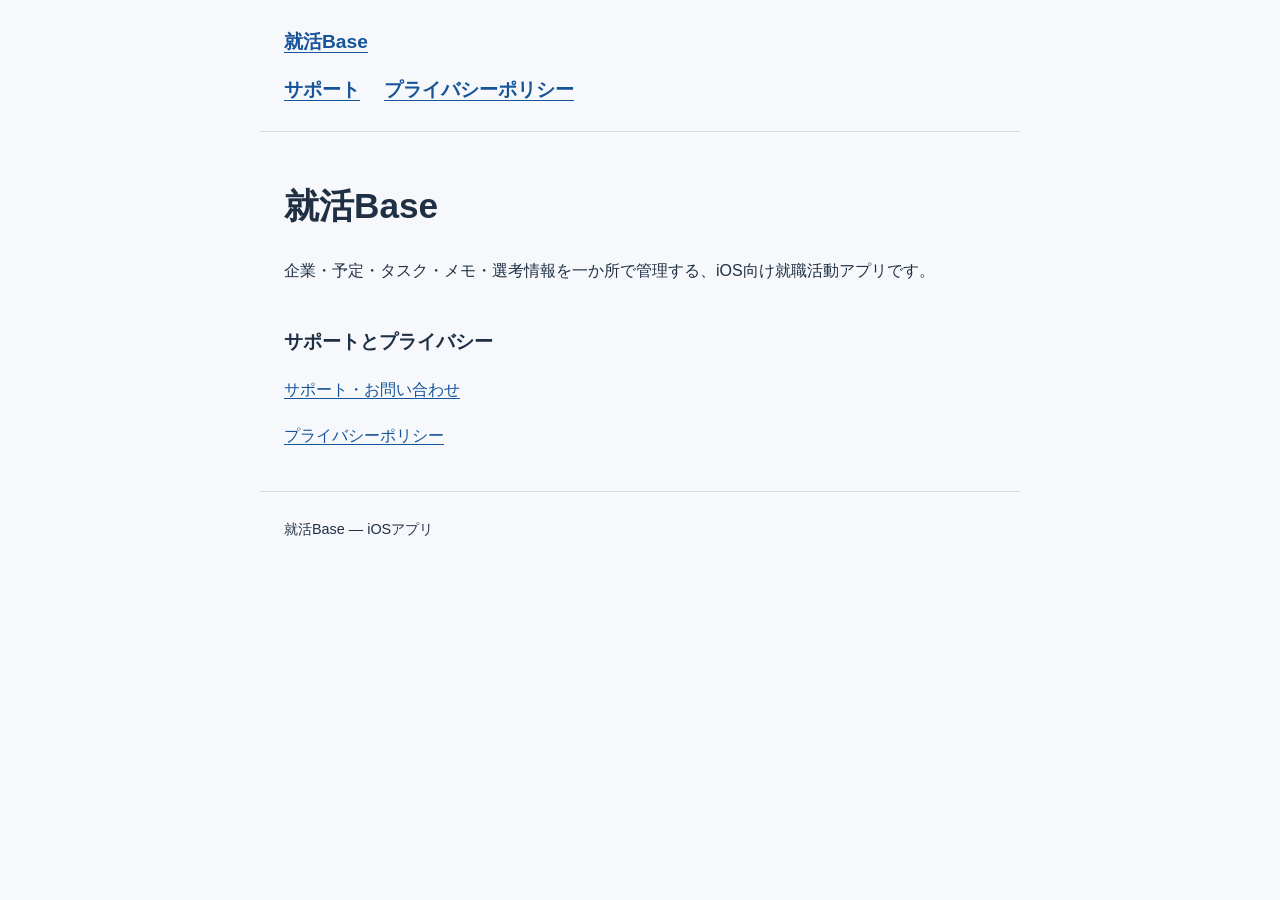
<file: index.html>
<!doctype html>
<html lang="ja"><head><meta charset="utf-8"><meta name="viewport" content="width=device-width,initial-scale=1"><meta name="referrer" content="no-referrer"><title>サポートサイト | 就活Base</title><link rel="stylesheet" href="./style.css"></head>
<body><header><a href="./">就活Base</a><nav aria-label="サイト内ナビゲーション"><a href="./support/">サポート</a><a href="./privacy/">プライバシーポリシー</a></nav></header><main><h1>就活Base</h1><p>企業・予定・タスク・メモ・選考情報を一か所で管理する、iOS向け就職活動アプリです。</p><h2>サポートとプライバシー</h2><p><a href="support/">サポート・お問い合わせ</a></p><p><a href="privacy/">プライバシーポリシー</a></p></main><footer>就活Base — iOSアプリ</footer></body></html>
</file>
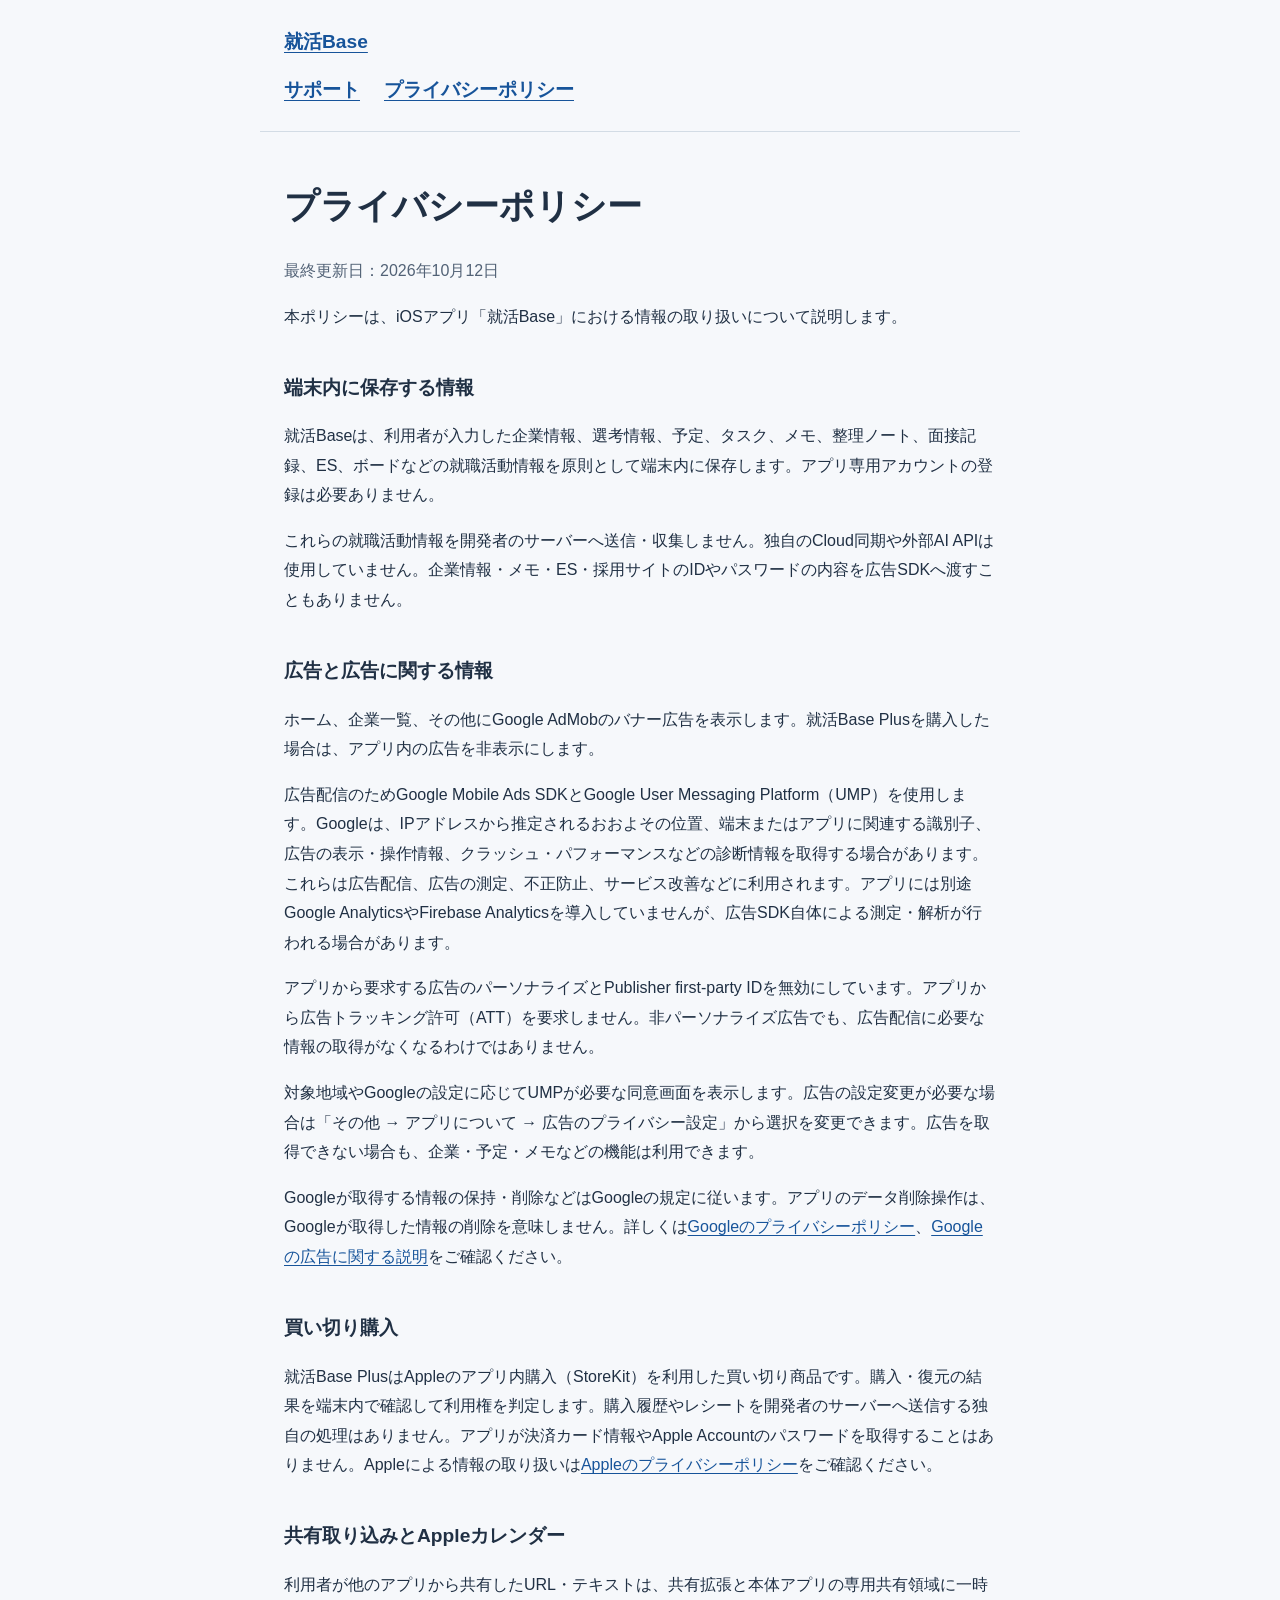
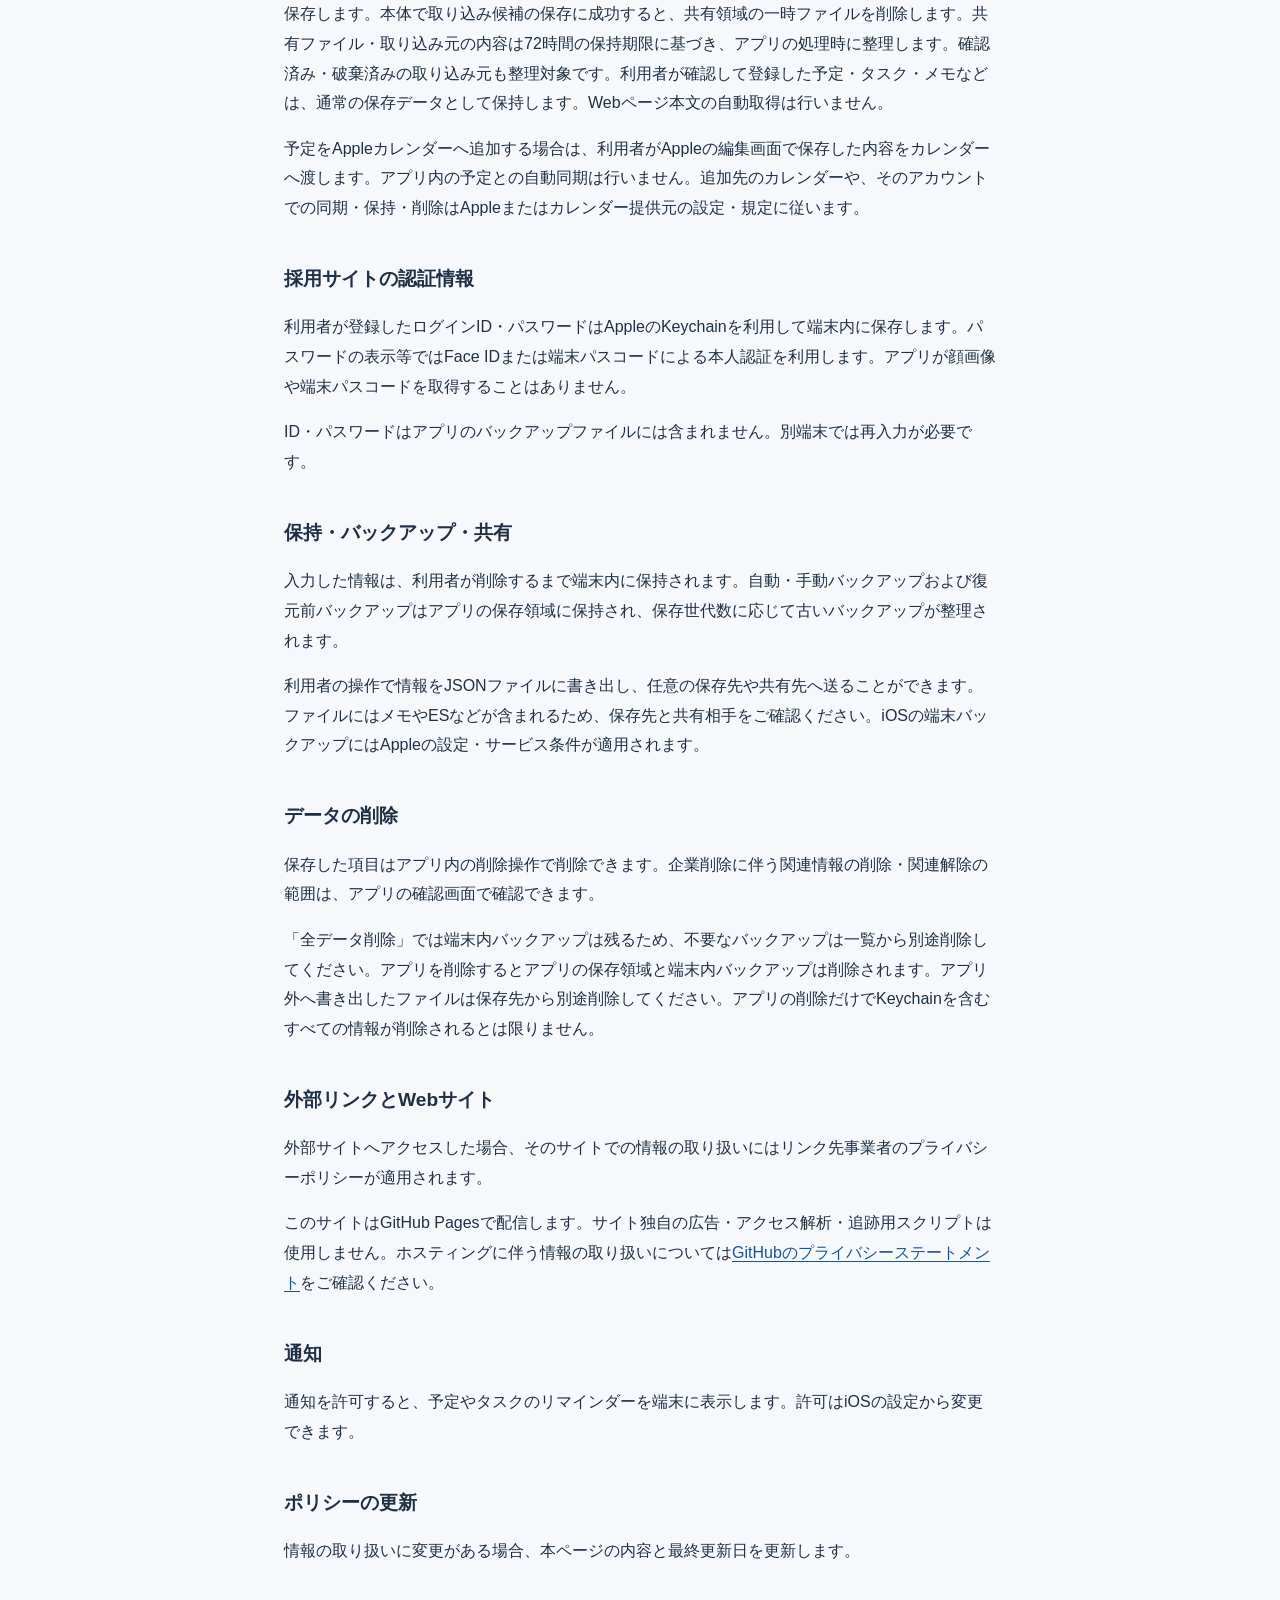
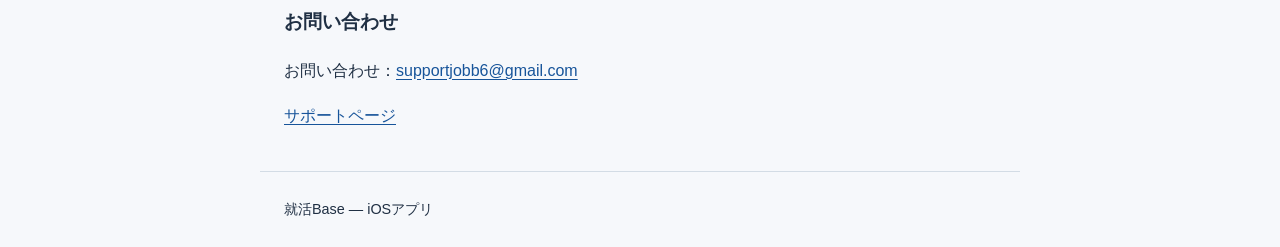
<file: privacy/index.html>
<!doctype html>
<html lang="ja"><head><meta charset="utf-8"><meta name="viewport" content="width=device-width,initial-scale=1"><meta name="referrer" content="no-referrer"><title>プライバシーポリシー | 就活Base</title><link rel="stylesheet" href="../style.css"></head>
<body><header><a href="../">就活Base</a><nav aria-label="サイト内ナビゲーション"><a href="../support/">サポート</a><a href="../privacy/">プライバシーポリシー</a></nav></header><main><h1>プライバシーポリシー</h1><p class="date">最終更新日：2026年10月12日</p><p>本ポリシーは、iOSアプリ「就活Base」における情報の取り扱いについて説明します。</p>
<h2>端末内に保存する情報</h2><p>就活Baseは、利用者が入力した企業情報、選考情報、予定、タスク、メモ、整理ノート、面接記録、ES、ボードなどの就職活動情報を原則として端末内に保存します。アプリ専用アカウントの登録は必要ありません。</p><p>これらの就職活動情報を開発者のサーバーへ送信・収集しません。独自のCloud同期や外部AI APIは使用していません。企業情報・メモ・ES・採用サイトのIDやパスワードの内容を広告SDKへ渡すこともありません。</p>
<h2>広告と広告に関する情報</h2><p>ホーム、企業一覧、その他にGoogle AdMobのバナー広告を表示します。就活Base Plusを購入した場合は、アプリ内の広告を非表示にします。</p><p>広告配信のためGoogle Mobile Ads SDKとGoogle User Messaging Platform（UMP）を使用します。Googleは、IPアドレスから推定されるおおよその位置、端末またはアプリに関連する識別子、広告の表示・操作情報、クラッシュ・パフォーマンスなどの診断情報を取得する場合があります。これらは広告配信、広告の測定、不正防止、サービス改善などに利用されます。アプリには別途Google AnalyticsやFirebase Analyticsを導入していませんが、広告SDK自体による測定・解析が行われる場合があります。</p><p>アプリから要求する広告のパーソナライズとPublisher first-party IDを無効にしています。アプリから広告トラッキング許可（ATT）を要求しません。非パーソナライズ広告でも、広告配信に必要な情報の取得がなくなるわけではありません。</p><p>対象地域やGoogleの設定に応じてUMPが必要な同意画面を表示します。広告の設定変更が必要な場合は「その他 → アプリについて → 広告のプライバシー設定」から選択を変更できます。広告を取得できない場合も、企業・予定・メモなどの機能は利用できます。</p><p>Googleが取得する情報の保持・削除などはGoogleの規定に従います。アプリのデータ削除操作は、Googleが取得した情報の削除を意味しません。詳しくは<a href="https://policies.google.com/privacy">Googleのプライバシーポリシー</a>、<a href="https://policies.google.com/technologies/ads">Googleの広告に関する説明</a>をご確認ください。</p>
<h2>買い切り購入</h2><p>就活Base PlusはAppleのアプリ内購入（StoreKit）を利用した買い切り商品です。購入・復元の結果を端末内で確認して利用権を判定します。購入履歴やレシートを開発者のサーバーへ送信する独自の処理はありません。アプリが決済カード情報やApple Accountのパスワードを取得することはありません。Appleによる情報の取り扱いは<a href="https://www.apple.com/legal/privacy/">Appleのプライバシーポリシー</a>をご確認ください。</p>
<h2>共有取り込みとAppleカレンダー</h2><p>利用者が他のアプリから共有したURL・テキストは、共有拡張と本体アプリの専用共有領域に一時保存します。本体で取り込み候補の保存に成功すると、共有領域の一時ファイルを削除します。共有ファイル・取り込み元の内容は72時間の保持期限に基づき、アプリの処理時に整理します。確認済み・破棄済みの取り込み元も整理対象です。利用者が確認して登録した予定・タスク・メモなどは、通常の保存データとして保持します。Webページ本文の自動取得は行いません。</p><p>予定をAppleカレンダーへ追加する場合は、利用者がAppleの編集画面で保存した内容をカレンダーへ渡します。アプリ内の予定との自動同期は行いません。追加先のカレンダーや、そのアカウントでの同期・保持・削除はAppleまたはカレンダー提供元の設定・規定に従います。</p>
<h2>採用サイトの認証情報</h2><p>利用者が登録したログインID・パスワードはAppleのKeychainを利用して端末内に保存します。パスワードの表示等ではFace IDまたは端末パスコードによる本人認証を利用します。アプリが顔画像や端末パスコードを取得することはありません。</p><p>ID・パスワードはアプリのバックアップファイルには含まれません。別端末では再入力が必要です。</p>
<h2>保持・バックアップ・共有</h2><p>入力した情報は、利用者が削除するまで端末内に保持されます。自動・手動バックアップおよび復元前バックアップはアプリの保存領域に保持され、保存世代数に応じて古いバックアップが整理されます。</p><p>利用者の操作で情報をJSONファイルに書き出し、任意の保存先や共有先へ送ることができます。ファイルにはメモやESなどが含まれるため、保存先と共有相手をご確認ください。iOSの端末バックアップにはAppleの設定・サービス条件が適用されます。</p>
<h2>データの削除</h2><p>保存した項目はアプリ内の削除操作で削除できます。企業削除に伴う関連情報の削除・関連解除の範囲は、アプリの確認画面で確認できます。</p><p>「全データ削除」では端末内バックアップは残るため、不要なバックアップは一覧から別途削除してください。アプリを削除するとアプリの保存領域と端末内バックアップは削除されます。アプリ外へ書き出したファイルは保存先から別途削除してください。アプリの削除だけでKeychainを含むすべての情報が削除されるとは限りません。</p>
<h2>外部リンクとWebサイト</h2><p>外部サイトへアクセスした場合、そのサイトでの情報の取り扱いにはリンク先事業者のプライバシーポリシーが適用されます。</p><p>このサイトはGitHub Pagesで配信します。サイト独自の広告・アクセス解析・追跡用スクリプトは使用しません。ホスティングに伴う情報の取り扱いについては<a href="https://docs.github.com/en/site-policy/privacy-policies/github-general-privacy-statement">GitHubのプライバシーステートメント</a>をご確認ください。</p>
<h2>通知</h2><p>通知を許可すると、予定やタスクのリマインダーを端末に表示します。許可はiOSの設定から変更できます。</p>
<h2>ポリシーの更新</h2><p>情報の取り扱いに変更がある場合、本ページの内容と最終更新日を更新します。</p>
<h2>お問い合わせ</h2><p>お問い合わせ：<a href="mailto:supportjobb6@gmail.com">supportjobb6@gmail.com</a></p><p><a href="../support/">サポートページ</a></p></main><footer>就活Base — iOSアプリ</footer></body></html>
</file>
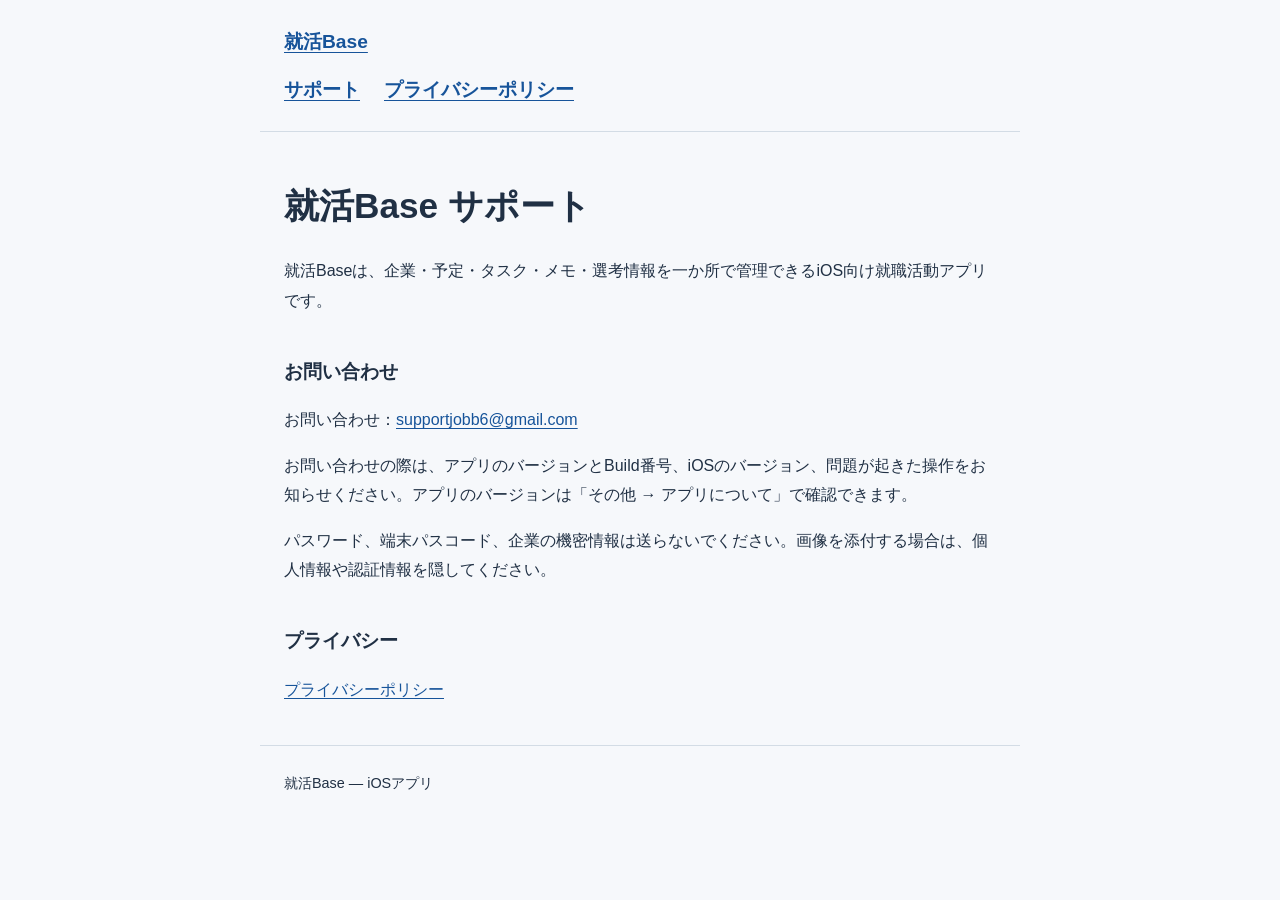
<file: support/index.html>
<!doctype html>
<html lang="ja"><head><meta charset="utf-8"><meta name="viewport" content="width=device-width,initial-scale=1"><meta name="referrer" content="no-referrer"><title>サポート | 就活Base</title><link rel="stylesheet" href="../style.css"></head>
<body><header><a href="../">就活Base</a><nav aria-label="サイト内ナビゲーション"><a href="../support/">サポート</a><a href="../privacy/">プライバシーポリシー</a></nav></header><main><h1>就活Base サポート</h1><p>就活Baseは、企業・予定・タスク・メモ・選考情報を一か所で管理できるiOS向け就職活動アプリです。</p><h2>お問い合わせ</h2><p>お問い合わせ：<a href="mailto:supportjobb6@gmail.com">supportjobb6@gmail.com</a></p><p>お問い合わせの際は、アプリのバージョンとBuild番号、iOSのバージョン、問題が起きた操作をお知らせください。アプリのバージョンは「その他 → アプリについて」で確認できます。</p><p>パスワード、端末パスコード、企業の機密情報は送らないでください。画像を添付する場合は、個人情報や認証情報を隠してください。</p><h2>プライバシー</h2><p><a href="../privacy/">プライバシーポリシー</a></p></main><footer>就活Base — iOSアプリ</footer></body></html>
</file>
<file: style.css>
:root{color-scheme:light dark;font-family:-apple-system,BlinkMacSystemFont,"Hiragino Sans","Yu Gothic",sans-serif;line-height:1.85;color:#203044;background:#f6f8fb}*{box-sizing:border-box}body{margin:0}header,main,footer{max-width:760px;margin:auto;padding:24px}header{border-bottom:1px solid #d3dce5}header a{font-size:1.2rem;font-weight:700}nav{display:flex;flex-wrap:wrap;gap:8px 24px;margin-top:12px}a{color:#17549a;text-underline-offset:.2em}a:focus-visible{outline:3px solid #d28500;outline-offset:4px}h1{font-size:clamp(1.6rem,5vw,2.2rem);line-height:1.5}h2{font-size:1.2rem;margin-top:2em}p,li{overflow-wrap:anywhere}footer{font-size:.9rem;border-top:1px solid #d3dce5}.pending{padding:16px;border:1px solid #c7ad76;border-radius:8px;background:#fff7e6;color:#503b13}.date{color:#526276}@media(prefers-color-scheme:dark){:root{color:#e4eaf2;background:#17212e}a{color:#9cc8ff}.date{color:#b4c3d5}header,footer{border-color:#435268}.pending{background:#332b1e;color:#f1d8a4}}
</file>
